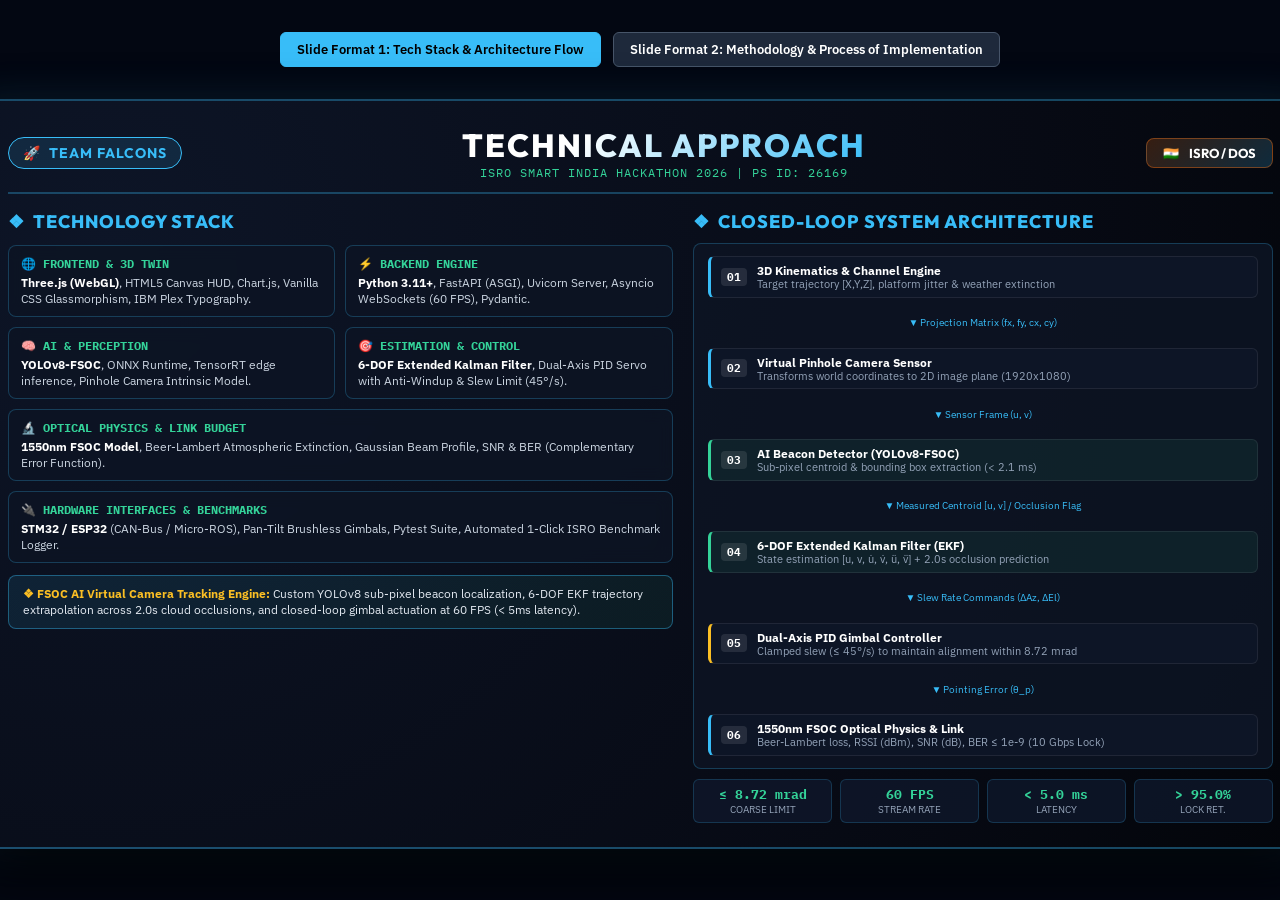
<file: docs/sih_technical_approach_slide.html>
<!DOCTYPE html>
<html lang="en">
<head>
  <meta charset="UTF-8">
  <meta name="viewport" content="width=device-width, initial-scale=1.0">
  <title>SIH 2026 | Technical Approach Slide (ISRO PS ID: 26169)</title>
  <link rel="preconnect" href="https://fonts.googleapis.com">
  <link rel="preconnect" href="https://fonts.gstatic.com" crossorigin>
  <link href="https://fonts.googleapis.com/css2?family=Cinzel:wght@700;800;900&family=IBM+Plex+Mono:wght@500;600;700&family=IBM+Plex+Sans:wght@400;500;600;700;800&family=Outfit:wght@500;600;700;800&display=swap" rel="stylesheet">
  <style>
    :root {
      --bg-dark: #070a12;
      --card-bg: rgba(14, 20, 36, 0.85);
      --card-border: rgba(56, 189, 248, 0.25);
      --accent-cyan: #38bdf8;
      --accent-emerald: #34d399;
      --accent-amber: #fbbf24;
      --accent-orange: #f97316;
      --accent-rose: #f43f5e;
      --accent-indigo: #818cf8;
      --text-main: #f1f5f9;
      --text-muted: #94a3b8;
    }

    * {
      box-sizing: border-box;
      margin: 0;
      padding: 0;
    }

    body {
      background-color: #030712;
      color: var(--text-main);
      font-family: 'IBM Plex Sans', sans-serif;
      padding: 24px;
      display: flex;
      flex-direction: column;
      align-items: center;
      gap: 32px;
    }

    .slide-wrapper {
      width: 1333px;
      height: 750px;
      background: radial-gradient(circle at 10% 20%, #0d1527 0%, #070a14 70%, #03050a 100%);
      border: 2px solid rgba(56, 189, 248, 0.35);
      border-radius: 12px;
      box-shadow: 0 25px 60px rgba(0, 0, 0, 0.8), 0 0 40px rgba(56, 189, 248, 0.15);
      position: relative;
      overflow: hidden;
      display: flex;
      flex-direction: column;
      padding: 24px 32px;
    }

    /* Slide Header */
    .slide-header {
      display: flex;
      justify-content: space-between;
      align-items: center;
      border-bottom: 2px solid rgba(56, 189, 248, 0.3);
      padding-bottom: 12px;
      margin-bottom: 16px;
    }

    .team-badge {
      display: inline-flex;
      align-items: center;
      gap: 8px;
      padding: 6px 14px;
      background: rgba(56, 189, 248, 0.12);
      border: 1.5px solid var(--accent-cyan);
      border-radius: 20px;
      font-family: 'Outfit', sans-serif;
      font-weight: 700;
      font-size: 14px;
      color: var(--accent-cyan);
      letter-spacing: 1px;
    }

    .slide-title-area {
      text-align: center;
    }

    .slide-title {
      font-family: 'Outfit', sans-serif;
      font-size: 32px;
      font-weight: 800;
      letter-spacing: 2px;
      background: linear-gradient(135deg, #ffffff 30%, #38bdf8 100%);
      -webkit-background-clip: text;
      -webkit-text-fill-color: transparent;
      text-transform: uppercase;
    }

    .slide-subtitle {
      font-size: 12px;
      font-family: 'IBM Plex Mono', monospace;
      color: var(--accent-emerald);
      letter-spacing: 1px;
    }

    .isro-badge {
      display: flex;
      align-items: center;
      gap: 10px;
      font-family: 'Outfit', sans-serif;
      font-size: 13px;
      font-weight: 700;
      color: #ffffff;
      background: linear-gradient(135deg, rgba(249, 115, 22, 0.2), rgba(56, 189, 248, 0.2));
      border: 1px solid rgba(249, 115, 22, 0.4);
      padding: 6px 16px;
      border-radius: 8px;
    }

    /* Content Layout */
    .slide-content-grid {
      display: grid;
      grid-template-columns: 1.15fr 1fr;
      gap: 20px;
      flex: 1;
      height: calc(100% - 75px);
    }

    /* Column 1: Tech Stack */
    .tech-stack-column {
      display: flex;
      flex-direction: column;
      gap: 12px;
    }

    .section-headline {
      display: flex;
      align-items: center;
      gap: 8px;
      font-family: 'Outfit', sans-serif;
      font-size: 18px;
      font-weight: 800;
      color: var(--accent-cyan);
      text-transform: uppercase;
      letter-spacing: 1px;
    }

    .tech-cards-grid {
      display: grid;
      grid-template-columns: repeat(2, 1fr);
      gap: 10px;
    }

    .tech-card {
      background: var(--card-bg);
      border: 1px solid var(--card-border);
      border-radius: 8px;
      padding: 10px 12px;
      display: flex;
      flex-direction: column;
      gap: 4px;
      backdrop-filter: blur(8px);
    }

    .tech-card-header {
      display: flex;
      align-items: center;
      gap: 6px;
      font-size: 12px;
      font-weight: 700;
      color: var(--accent-emerald);
      text-transform: uppercase;
      font-family: 'IBM Plex Mono', monospace;
    }

    .tech-card-body {
      font-size: 11.5px;
      line-height: 1.35;
      color: #cbd5e1;
    }

    .tech-card-body strong {
      color: #ffffff;
    }

    .tech-card.wide {
      grid-column: span 2;
    }

    .summary-box {
      background: linear-gradient(135deg, rgba(56, 189, 248, 0.1), rgba(52, 211, 153, 0.08));
      border: 1px solid rgba(56, 189, 248, 0.4);
      border-radius: 8px;
      padding: 10px 14px;
      font-size: 11.5px;
      line-height: 1.4;
      color: #e2e8f0;
    }

    .summary-box strong {
      color: var(--accent-amber);
    }

    /* Column 2: Architecture Flow */
    .architecture-column {
      display: flex;
      flex-direction: column;
      gap: 10px;
    }

    .flow-container {
      background: var(--card-bg);
      border: 1px solid var(--card-border);
      border-radius: 8px;
      padding: 12px 14px;
      flex: 1;
      display: flex;
      flex-direction: column;
      justify-content: space-between;
      gap: 6px;
    }

    .flow-step {
      display: flex;
      align-items: center;
      gap: 10px;
      background: rgba(15, 23, 42, 0.7);
      border: 1px solid rgba(255, 255, 255, 0.08);
      border-left: 3px solid var(--accent-cyan);
      border-radius: 6px;
      padding: 6px 10px;
    }

    .flow-step.highlight {
      border-left-color: var(--accent-emerald);
      background: rgba(52, 211, 153, 0.08);
    }

    .flow-step.warn {
      border-left-color: var(--accent-amber);
    }

    .step-num {
      font-family: 'IBM Plex Mono', monospace;
      font-weight: 700;
      font-size: 11px;
      padding: 2px 6px;
      background: rgba(255, 255, 255, 0.1);
      border-radius: 4px;
      color: #ffffff;
      flex-shrink: 0;
    }

    .step-content {
      flex: 1;
    }

    .step-title {
      font-size: 11.5px;
      font-weight: 700;
      color: #ffffff;
    }

    .step-desc {
      font-size: 10.5px;
      color: var(--text-muted);
      line-height: 1.2;
    }

    .arrow-sep {
      text-align: center;
      font-size: 10px;
      color: var(--accent-cyan);
      margin: -2px 0;
    }

    /* Bottom KPI Badges */
    .kpi-row {
      display: grid;
      grid-template-columns: repeat(4, 1fr);
      gap: 8px;
      margin-top: auto;
    }

    .kpi-pill {
      background: rgba(15, 23, 42, 0.85);
      border: 1px solid rgba(56, 189, 248, 0.2);
      border-radius: 6px;
      padding: 6px 8px;
      text-align: center;
    }

    .kpi-val {
      font-family: 'IBM Plex Mono', monospace;
      font-size: 13px;
      font-weight: 700;
      color: var(--accent-emerald);
    }

    .kpi-lbl {
      font-size: 9.5px;
      color: var(--text-muted);
      text-transform: uppercase;
    }

    /* Template 2 Slide Container */
    .slide-wrapper.template-2 .slide-content-grid {
      grid-template-columns: 1fr 1fr 1fr;
      gap: 16px;
    }

    .circular-flow-card {
      background: var(--card-bg);
      border: 1px solid var(--card-border);
      border-radius: 8px;
      padding: 12px;
      display: flex;
      flex-direction: column;
      gap: 8px;
      flex: 1;
    }

    .process-item {
      display: flex;
      align-items: flex-start;
      gap: 8px;
      font-size: 11px;
      padding: 5px;
      border-radius: 4px;
      background: rgba(255, 255, 255, 0.03);
    }

    .process-badge {
      width: 18px;
      height: 18px;
      border-radius: 50%;
      background: var(--accent-cyan);
      color: #000;
      font-size: 10px;
      font-weight: 800;
      display: flex;
      align-items: center;
      justify-content: center;
      flex-shrink: 0;
      margin-top: 1px;
    }

    .btn-bar {
      display: flex;
      gap: 12px;
      margin-top: 8px;
    }

    .preview-toggle {
      padding: 8px 16px;
      background: #1e293b;
      border: 1px solid #475569;
      color: #fff;
      border-radius: 6px;
      cursor: pointer;
      font-family: 'IBM Plex Sans', sans-serif;
      font-weight: 600;
      font-size: 13px;
    }

    .preview-toggle.active {
      background: var(--accent-cyan);
      color: #000;
      border-color: var(--accent-cyan);
    }
  </style>
</head>
<body>

  <div class="btn-bar">
    <button class="preview-toggle active" onclick="switchSlide(1)">Slide Format 1: Tech Stack & Architecture Flow</button>
    <button class="preview-toggle" onclick="switchSlide(2)">Slide Format 2: Methodology & Process of Implementation</button>
  </div>

  <!-- =========================================================================
       SLIDE 1: TECH STACK & SYSTEM ARCHITECTURE
       ========================================================================= -->
  <div id="slide-1" class="slide-wrapper">
    <!-- Header -->
    <div class="slide-header">
      <div class="team-badge">
        <span>🚀</span> TEAM FALCONS
      </div>
      <div class="slide-title-area">
        <div class="slide-title">TECHNICAL APPROACH</div>
        <div class="slide-subtitle">ISRO SMART INDIA HACKATHON 2026 | PS ID: 26169</div>
      </div>
      <div class="isro-badge">
        <span>🇮🇳</span> ISRO / DOS
      </div>
    </div>

    <!-- Content Grid -->
    <div class="slide-content-grid">
      <!-- Left Column: Tech Stack -->
      <div class="tech-stack-column">
        <div class="section-headline">
          <span>❖</span> Technology Stack
        </div>

        <div class="tech-cards-grid">
          <div class="tech-card">
            <div class="tech-card-header">🌐 Frontend & 3D Twin</div>
            <div class="tech-card-body">
              <strong>Three.js (WebGL)</strong>, HTML5 Canvas HUD, Chart.js, Vanilla CSS Glassmorphism, IBM Plex Typography.
            </div>
          </div>

          <div class="tech-card">
            <div class="tech-card-header">⚡ Backend Engine</div>
            <div class="tech-card-body">
              <strong>Python 3.11+</strong>, FastAPI (ASGI), Uvicorn Server, Asyncio WebSockets (60 FPS), Pydantic.
            </div>
          </div>

          <div class="tech-card">
            <div class="tech-card-header">🧠 AI & Perception</div>
            <div class="tech-card-body">
              <strong>YOLOv8-FSOC</strong>, ONNX Runtime, TensorRT edge inference, Pinhole Camera Intrinsic Model.
            </div>
          </div>

          <div class="tech-card">
            <div class="tech-card-header">🎯 Estimation & Control</div>
            <div class="tech-card-body">
              <strong>6-DOF Extended Kalman Filter</strong>, Dual-Axis PID Servo with Anti-Windup & Slew Limit (45°/s).
            </div>
          </div>

          <div class="tech-card wide">
            <div class="tech-card-header">🔬 Optical Physics & Link Budget</div>
            <div class="tech-card-body">
              <strong>1550nm FSOC Model</strong>, Beer-Lambert Atmospheric Extinction, Gaussian Beam Profile, SNR & BER (Complementary Error Function).
            </div>
          </div>

          <div class="tech-card wide">
            <div class="tech-card-header">🔌 Hardware Interfaces & Benchmarks</div>
            <div class="tech-card-body">
              <strong>STM32 / ESP32</strong> (CAN-Bus / Micro-ROS), Pan-Tilt Brushless Gimbals, Pytest Suite, Automated 1-Click ISRO Benchmark Logger.
            </div>
          </div>
        </div>

        <div class="summary-box">
          <strong>❖ FSOC AI Virtual Camera Tracking Engine:</strong> Custom YOLOv8 sub-pixel beacon localization, 6-DOF EKF trajectory extrapolation across 2.0s cloud occlusions, and closed-loop gimbal actuation at 60 FPS (< 5ms latency).
        </div>
      </div>

      <!-- Right Column: Architecture Dataflow -->
      <div class="architecture-column">
        <div class="section-headline">
          <span>❖</span> Closed-Loop System Architecture
        </div>

        <div class="flow-container">
          <div class="flow-step">
            <span class="step-num">01</span>
            <div class="step-content">
              <div class="step-title">3D Kinematics & Channel Engine</div>
              <div class="step-desc">Target trajectory [X,Y,Z], platform jitter & weather extinction</div>
            </div>
          </div>

          <div class="arrow-sep">▼ Projection Matrix (fx, fy, cx, cy)</div>

          <div class="flow-step">
            <span class="step-num">02</span>
            <div class="step-content">
              <div class="step-title">Virtual Pinhole Camera Sensor</div>
              <div class="step-desc">Transforms world coordinates to 2D image plane (1920x1080)</div>
            </div>
          </div>

          <div class="arrow-sep">▼ Sensor Frame (u, v)</div>

          <div class="flow-step highlight">
            <span class="step-num">03</span>
            <div class="step-content">
              <div class="step-title">AI Beacon Detector (YOLOv8-FSOC)</div>
              <div class="step-desc">Sub-pixel centroid & bounding box extraction (< 2.1 ms)</div>
            </div>
          </div>

          <div class="arrow-sep">▼ Measured Centroid [u, v] / Occlusion Flag</div>

          <div class="flow-step highlight">
            <span class="step-num">04</span>
            <div class="step-content">
              <div class="step-title">6-DOF Extended Kalman Filter (EKF)</div>
              <div class="step-desc">State estimation [u, v, u̇, v̇, ü, v̈] + 2.0s occlusion prediction</div>
            </div>
          </div>

          <div class="arrow-sep">▼ Slew Rate Commands (ΔAz, ΔEl)</div>

          <div class="flow-step warn">
            <span class="step-num">05</span>
            <div class="step-content">
              <div class="step-title">Dual-Axis PID Gimbal Controller</div>
              <div class="step-desc">Clamped slew (≤ 45°/s) to maintain alignment within 8.72 mrad</div>
            </div>
          </div>

          <div class="arrow-sep">▼ Pointing Error (θ_p)</div>

          <div class="flow-step">
            <span class="step-num">06</span>
            <div class="step-content">
              <div class="step-title">1550nm FSOC Optical Physics & Link</div>
              <div class="step-desc">Beer-Lambert loss, RSSI (dBm), SNR (dB), BER ≤ 1e-9 (10 Gbps Lock)</div>
            </div>
          </div>
        </div>

        <div class="kpi-row">
          <div class="kpi-pill">
            <div class="kpi-val">≤ 8.72 mrad</div>
            <div class="kpi-lbl">Coarse Limit</div>
          </div>
          <div class="kpi-pill">
            <div class="kpi-val">60 FPS</div>
            <div class="kpi-lbl">Stream Rate</div>
          </div>
          <div class="kpi-pill">
            <div class="kpi-val">&lt; 5.0 ms</div>
            <div class="kpi-lbl">Latency</div>
          </div>
          <div class="kpi-pill">
            <div class="kpi-val">&gt; 95.0%</div>
            <div class="kpi-lbl">Lock Ret.</div>
          </div>
        </div>
      </div>
    </div>
  </div>

  <!-- =========================================================================
       SLIDE 2: METHODOLOGY & PROCESS OF IMPLEMENTATION
       ========================================================================= -->
  <div id="slide-2" class="slide-wrapper template-2" style="display: none;">
    <!-- Header -->
    <div class="slide-header">
      <div class="team-badge">
        <span>🚀</span> TEAM 404 THE OPTIMISTICS
      </div>
      <div class="slide-title-area">
        <div class="slide-title">TECHNICAL APPROACH & METHODOLOGY</div>
        <div class="slide-subtitle">SMART INDIA HACKATHON 2026 | PROBLEM STATEMENT ID: 26169</div>
      </div>
      <div class="isro-badge">
        <span>🇮🇳</span> ISRO / DOS
      </div>
    </div>

    <!-- Content Grid -->
    <div class="slide-content-grid">
      <!-- Col 1: Methodology Flow -->
      <div class="circular-flow-card">
        <div class="section-headline" style="font-size: 15px;">
          <span>🔄</span> 6-Stage Process Flow
        </div>

        <div class="process-item">
          <div class="process-badge">1</div>
          <div>
            <strong>3D Kinematics & Channel</strong><br>
            <span style="color: #94a3b8; font-size: 10px;">Target coordinates, wind turbulence & weather attenuation.</span>
          </div>
        </div>

        <div class="process-item">
          <div class="process-badge">2</div>
          <div>
            <strong>Virtual Camera Projection</strong><br>
            <span style="color: #94a3b8; font-size: 10px;">Pinhole intrinsic transformation matrix [X,Y,Z] → [u,v].</span>
          </div>
        </div>

        <div class="process-item">
          <div class="process-badge">3</div>
          <div>
            <strong>AI YOLOv8 Beacon Detection</strong><br>
            <span style="color: #94a3b8; font-size: 10px;">Sub-pixel centroid localization & confidence filter.</span>
          </div>
        </div>

        <div class="process-item">
          <div class="process-badge">4</div>
          <div>
            <strong>6-DOF EKF State Estimation</strong><br>
            <span style="color: #94a3b8; font-size: 10px;">Trajectory extrapolation during 2.0s cloud occlusion.</span>
          </div>
        </div>

        <div class="process-item">
          <div class="process-badge">5</div>
          <div>
            <strong>Dual-Axis PID Gimbal Slew</strong><br>
            <span style="color: #94a3b8; font-size: 10px;">Clamped rate (≤45°/s) to restore alignment < 8.72 mrad.</span>
          </div>
        </div>

        <div class="process-item">
          <div class="process-badge">6</div>
          <div>
            <strong>1550nm FSOC Optical Validation</strong><br>
            <span style="color: #94a3b8; font-size: 10px;">RSSI, SNR, and BER link budget calculation at 60 FPS.</span>
          </div>
        </div>
      </div>

      <!-- Col 2: Cyber-Physical Mapping -->
      <div class="circular-flow-card">
        <div class="section-headline" style="font-size: 15px;">
          <span>🛰️</span> Simulation to Hardware
        </div>

        <div style="font-size: 11px; line-height: 1.5; color: #cbd5e1; display: flex; flex-direction: column; gap: 8px;">
          <div style="background: rgba(15, 23, 42, 0.7); padding: 8px; border-radius: 6px; border-left: 3px solid var(--accent-cyan);">
            <strong style="color: #fff;">Optical Perception:</strong><br>
            Synthetic pinhole model ➔ High-speed InGaAs / SWIR Camera (1550nm).
          </div>
          <div style="background: rgba(15, 23, 42, 0.7); padding: 8px; border-radius: 6px; border-left: 3px solid var(--accent-emerald);">
            <strong style="color: #fff;">AI Inference Engine:</strong><br>
            YOLOv8-FSOC ONNX ➔ Jetson Orin / FPGA Embedded AI board.
          </div>
          <div style="background: rgba(15, 23, 42, 0.7); padding: 8px; border-radius: 6px; border-left: 3px solid var(--accent-amber);">
            <strong style="color: #fff;">Gimbal Actuation:</strong><br>
            Discrete PID servo ➔ Direct CAN-bus PWM to Pan-Tilt motors.
          </div>
          <div style="background: rgba(15, 23, 42, 0.7); padding: 8px; border-radius: 6px; border-left: 3px solid var(--accent-indigo);">
            <strong style="color: #fff;">Optical Link:</strong><br>
            Gaussian propagation ➔ 100mW EDFA Laser + APD Photodiode.
          </div>
        </div>
      </div>

      <!-- Col 3: Tech Stack Breakdown -->
      <div class="circular-flow-card">
        <div class="section-headline" style="font-size: 15px;">
          <span>🛠️</span> Technologies Used
        </div>

        <div style="display: flex; flex-direction: column; gap: 8px;">
          <div class="tech-card" style="padding: 6px 10px;">
            <div class="tech-card-header" style="font-size: 11px;">🎨 Frontend</div>
            <div class="tech-card-body" style="font-size: 10.5px;">React/Three.js WebGL, Canvas HUD, Chart.js, WebSockets.</div>
          </div>
          <div class="tech-card" style="padding: 6px 10px;">
            <div class="tech-card-header" style="font-size: 11px;">⚡ Backend</div>
            <div class="tech-card-body" style="font-size: 10.5px;">Python 3.11+, FastAPI (ASGI), Uvicorn, NumPy, SciPy.</div>
          </div>
          <div class="tech-card" style="padding: 6px 10px;">
            <div class="tech-card-header" style="font-size: 11px;">🧠 AI & Estimation</div>
            <div class="tech-card-body" style="font-size: 10.5px;">YOLOv8-FSOC, 6-DOF Extended Kalman Filter, PID Slew Controller.</div>
          </div>
          <div class="tech-card" style="padding: 6px 10px;">
            <div class="tech-card-header" style="font-size: 11px;">📊 Benchmarking</div>
            <div class="tech-card-body" style="font-size: 10.5px;">Automated 1-Click ISRO Performance Logger (JSON/CSV/PDF).</div>
          </div>
        </div>
      </div>
    </div>
  </div>

  <script>
    function switchSlide(idx) {
      document.getElementById('slide-1').style.display = (idx === 1) ? 'flex' : 'none';
      document.getElementById('slide-2').style.display = (idx === 2) ? 'flex' : 'none';
      const btns = document.querySelectorAll('.preview-toggle');
      btns[0].classList.toggle('active', idx === 1);
      btns[1].classList.toggle('active', idx === 2);
    }
  </script>
</body>
</html>
</file>
